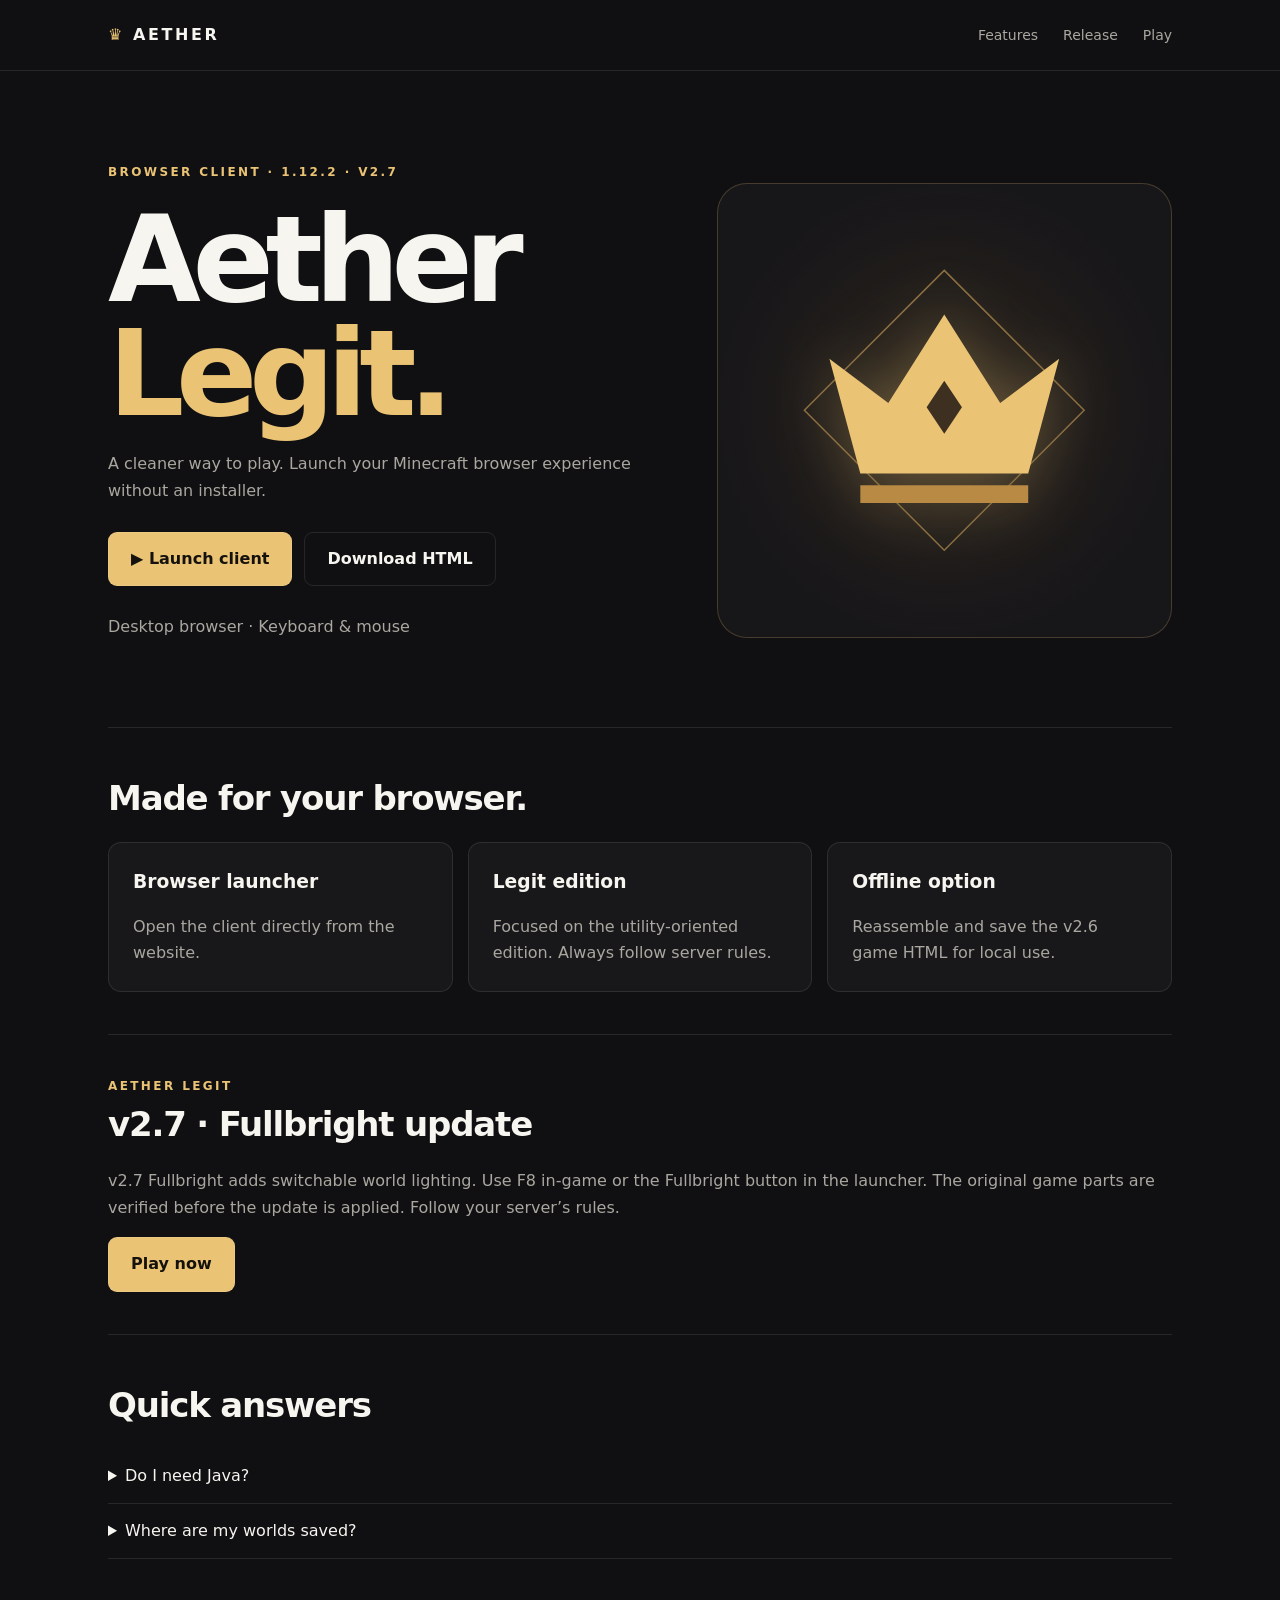
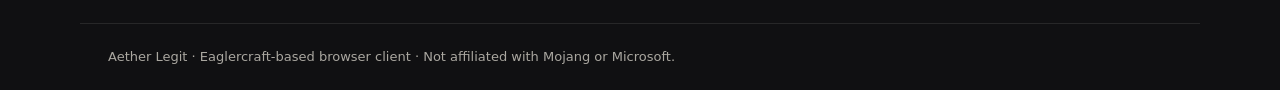
<file: index.html>
<!doctype html>
<html lang="en"><head><meta charset="utf-8"><meta name="viewport" content="width=device-width,initial-scale=1"><title>Aether Legit — Browser Client</title><meta name="description" content="Aether Legit browser launcher for Minecraft 1.12.2."><style>
:root{color-scheme:dark;--gold:#eac375;--muted:#aaa7a0;--line:#ffffff18}*{box-sizing:border-box}body{margin:0;background:#101012;color:#f7f5ef;font:16px/1.65 system-ui,sans-serif}a{color:inherit;text-decoration:none}header{border-bottom:1px solid var(--line)}nav,main,footer{max-width:1120px;margin:auto;padding:22px 28px}nav{display:flex;align-items:center;gap:25px;flex-wrap:wrap}.brand{font-weight:900;letter-spacing:.16em;margin-right:auto}.gold{color:var(--gold)}nav a:not(.brand){font-size:14px;color:var(--muted)}.hero{min-height:540px;display:grid;grid-template-columns:1.25fr 1fr;align-items:center;gap:40px;padding:70px 0}.eyebrow{font-size:12px;letter-spacing:.2em;color:var(--gold);font-weight:700}h1{font-size:clamp(65px,10vw,120px);line-height:.95;letter-spacing:-.07em;margin:20px 0}h2{font-size:34px;letter-spacing:-.035em;margin:0 0 16px}p{color:var(--muted)}.actions{display:flex;flex-wrap:wrap;gap:12px;margin:28px 0}.btn{display:inline-block;padding:13px 22px;border:1px solid var(--line);border-radius:9px;font-weight:750;transition:transform .2s,background .2s}.btn:hover{transform:translateY(-3px);background:#ffffff12}.primary{background:var(--gold);color:#15120d}.primary:hover{background:#ffe0a0}.crest{aspect-ratio:1;border:1px solid #eac37538;border-radius:30px;display:grid;place-items:center;background:radial-gradient(ellipse,#56422255,transparent 72%),#171619;position:relative;overflow:hidden}.crest svg{width:65%;filter:drop-shadow(0 0 30px #eac37555);animation:float 5s ease-in-out infinite}@keyframes float{50%{transform:translateY(-10px)}}section.block{padding:42px 0;border-top:1px solid var(--line)}.grid{display:grid;grid-template-columns:repeat(3,1fr);gap:15px}.card{padding:24px;border:1px solid var(--line);background:#18181b;border-radius:13px}.card h3{margin:0}.card p{margin-bottom:0}footer{border-top:1px solid var(--line);color:var(--muted);font-size:13px}details{padding:14px 0;border-bottom:1px solid var(--line)}summary{cursor:pointer}@media(max-width:720px){.hero,.grid{grid-template-columns:1fr}.hero{padding:40px 0;min-height:auto}.crest{max-width:320px;width:100%;margin:auto}nav,main,footer{padding:18px}}@media(prefers-reduced-motion:reduce){*,*::before,*::after{animation:none!important;transition:none!important}}
</style></head><body><header><nav><a class="brand" href="./"><span class="gold">♛</span> AETHER</a><a href="#features">Features</a><a href="#release">Release</a><a href="play/legit/?v=27">Play</a></nav></header><main><section class="hero"><div><div class="eyebrow">BROWSER CLIENT · 1.12.2 · V2.7</div><h1>Aether<br><span class="gold">Legit.</span></h1><p>A cleaner way to play. Launch your Minecraft browser experience without an installer.</p><div class="actions"><a class="btn primary" href="play/legit/?v=27">▶ Launch client</a><a class="btn" href="game/aether-v26.html?download=1&amp;v=27">Download HTML</a></div><p>Desktop browser · Keyboard &amp; mouse</p></div><div class="crest" aria-hidden="true"><svg viewBox="0 0 200 200"><path d="M100 5 195 100 100 195 5 100Z" fill="none" stroke="#8c7043"/><path d="M22 65 62 95 100 35 138 95 178 65 157 143H43Z" fill="#eac375"/><path d="M43 151H157V163H43Z" fill="#b88a43"/><path d="M100 80 112 98 100 116 88 98Z" fill="#3e3020"/></svg></div></section><section class="block" id="features"><h2>Made for your browser.</h2><div class="grid"><article class="card"><h3>Browser launcher</h3><p>Open the client directly from the website.</p></article><article class="card"><h3>Legit edition</h3><p>Focused on the utility-oriented edition. Always follow server rules.</p></article><article class="card"><h3>Offline option</h3><p>Reassemble and save the v2.6 game HTML for local use.</p></article></div></section><section class="block" id="release"><div class="eyebrow">AETHER LEGIT</div><h2>v2.7 · Fullbright update</h2><p>v2.7 Fullbright adds switchable world lighting. Use F8 in-game or the Fullbright button in the launcher. The original game parts are verified before the update is applied. Follow your server’s rules.</p><a class="btn primary" href="play/legit/?v=27">Play now</a></section><section class="block"><h2>Quick answers</h2><details><summary>Do I need Java?</summary><p>No desktop Java installation is needed for the browser client.</p></details><details><summary>Where are my worlds saved?</summary><p>Browser storage depends on your browser and origin. Back up important worlds before clearing site data.</p></details></section></main><footer>Aether Legit · Eaglercraft-based browser client · Not affiliated with Mojang or Microsoft.</footer></body></html>
</file>
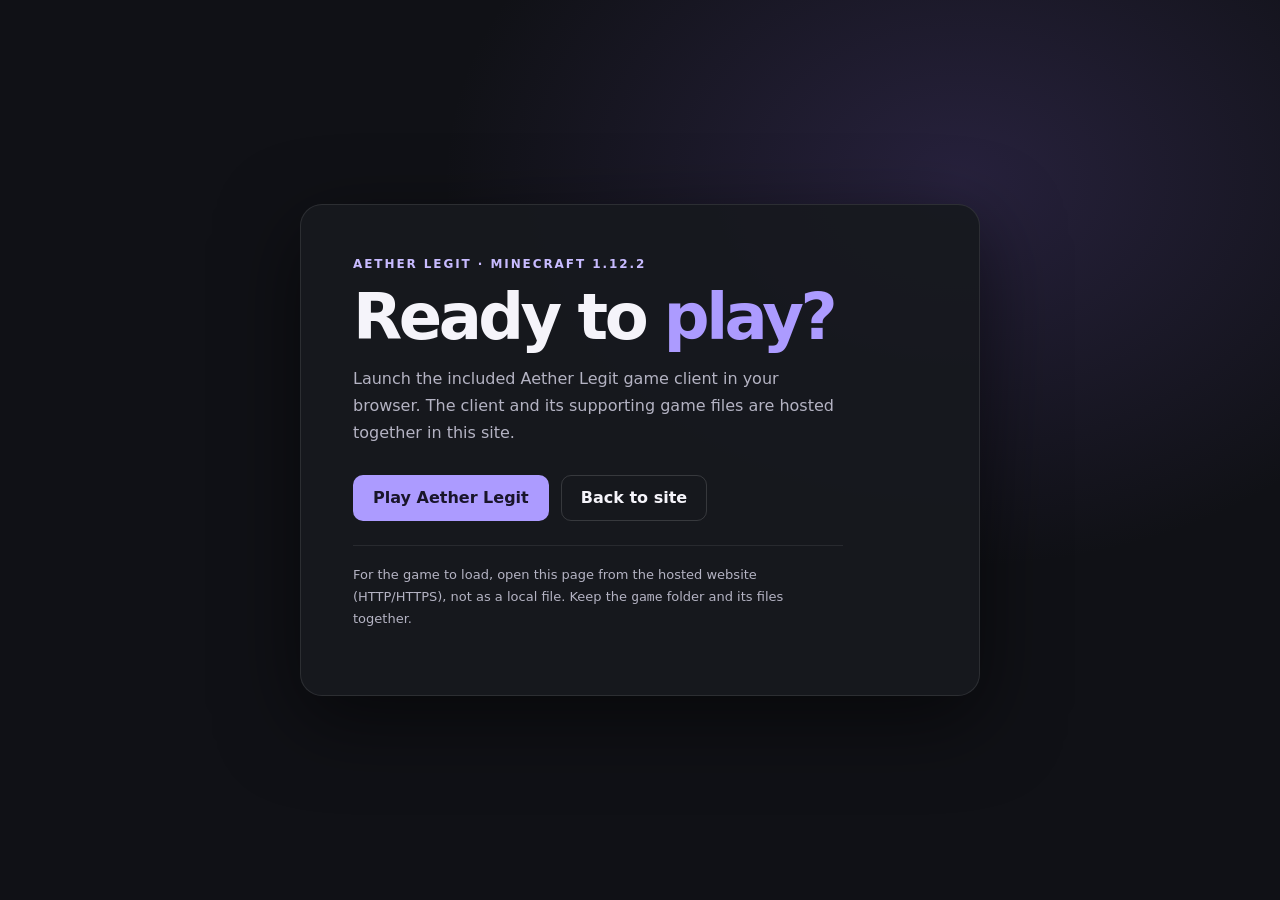
<file: aether-legit/index.html>
<!doctype html>
<html lang="en">
<head>
  <meta charset="utf-8">
  <meta name="viewport" content="width=device-width, initial-scale=1">
  <meta name="theme-color" content="#101116">
  <meta name="description" content="Launch the Aether Legit browser client.">
  <title>Aether Legit — Launcher</title>
  <style>
    :root { color-scheme: dark; font-family: system-ui, -apple-system, "Segoe UI", sans-serif; background: #101116; color: #f5f4fa; }
    * { box-sizing: border-box; }
    body { min-height: 100vh; margin: 0; display: grid; place-items: center; padding: 24px; background: radial-gradient(ellipse at 75% 20%, #55428a55, transparent 38%), #101116; }
    main { width: min(100%, 680px); padding: clamp(24px, 6vw, 52px); border: 1px solid #ffffff18; border-radius: 22px; background: #17191fee; box-shadow: 0 24px 80px #0008; }
    .eyebrow { color: #c8bbff; font-size: 12px; font-weight: 700; letter-spacing: .16em; text-transform: uppercase; }
    h1 { margin: 14px 0 10px; font-size: clamp(38px, 8vw, 64px); letter-spacing: -.055em; line-height: 1; }
    h1 span { color: #ac9bff; }
    p { max-width: 490px; color: #b4b3c3; line-height: 1.7; }
    .actions { display: flex; flex-wrap: wrap; gap: 12px; margin-top: 28px; }
    a { display: inline-flex; min-height: 46px; align-items: center; justify-content: center; padding: 0 19px; border: 1px solid #ffffff24; border-radius: 10px; color: #f5f4fa; font-weight: 700; text-decoration: none; }
    a.primary { border-color: transparent; background: #ac9bff; color: #19152a; }
    a:hover { filter: brightness(1.1); }
    a:focus-visible { outline: 2px solid #c8bbff; outline-offset: 3px; }
    .note { margin-top: 24px; padding-top: 18px; border-top: 1px solid #ffffff14; font-size: 13px; }
  </style>
</head>
<body>
  <main>
    <div class="eyebrow">Aether Legit · Minecraft 1.12.2</div>
    <h1>Ready to <span>play?</span></h1>
    <p>Launch the included Aether Legit game client in your browser. The client and its supporting game files are hosted together in this site.</p>
    <div class="actions">
      <a class="primary" href="../game/aether-legit.html">Play Aether Legit</a>
      <a href="../">Back to site</a>
    </div>
    <p class="note">For the game to load, open this page from the hosted website (HTTP/HTTPS), not as a local file. Keep the <code>game</code> folder and its files together.</p>
  </main>
</body>
</html>
</file>
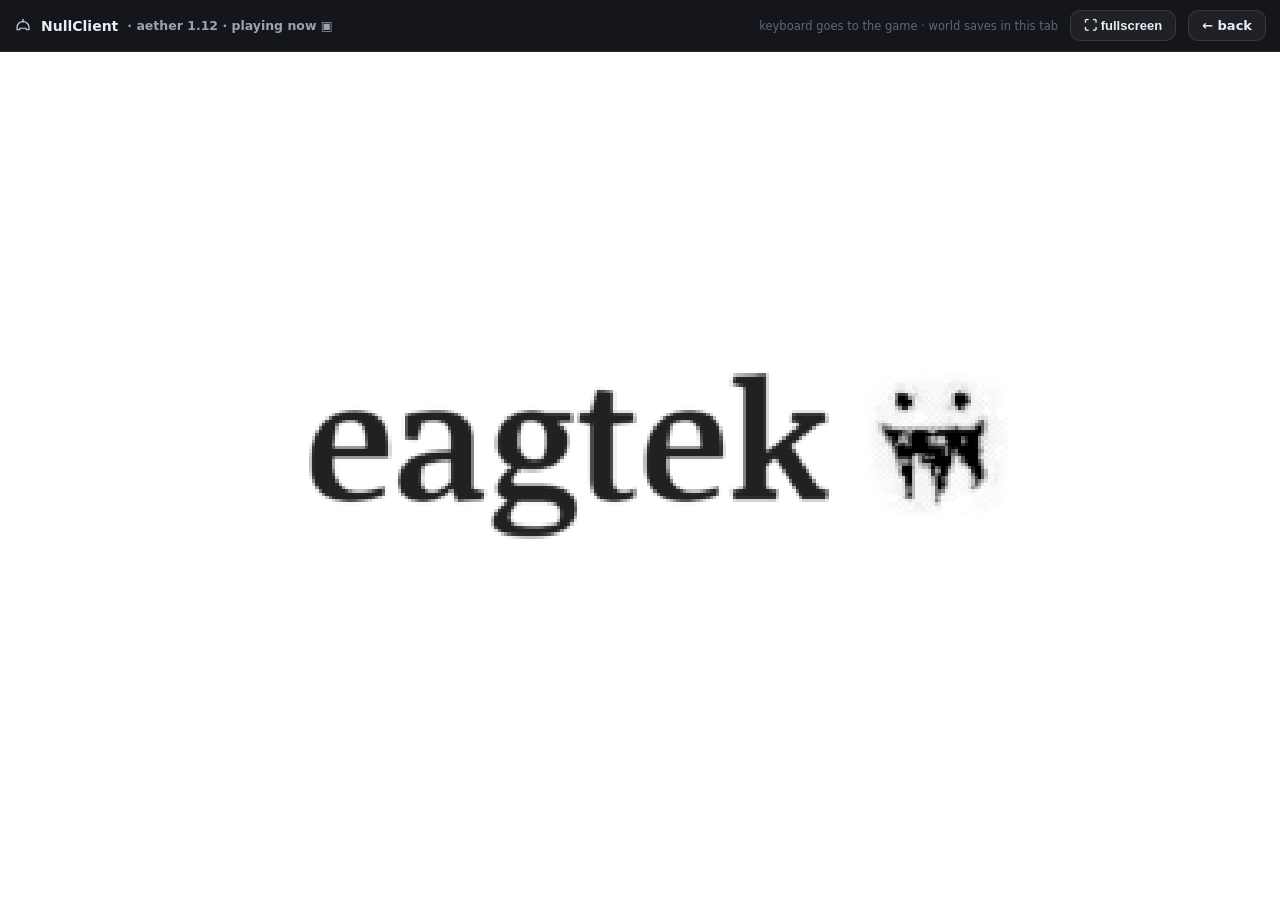
<file: play/index.html>
<!DOCTYPE html>
<html lang="en" data-theme="steel">
<head>
<meta charset="utf-8">
<meta name="viewport" content="width=device-width, initial-scale=1">
<title>NullClient — playing now</title>
<link rel="icon" href="data:image/svg+xml,%3Csvg xmlns='http://www.w3.org/2000/svg' viewBox='0 0 100 100'%3E%3Ctext y='1em' font-size='90'%3E%E2%96%A3%3C/text%3E%3C/svg%3E">
<link rel="stylesheet" href="../css/themes.css">
<style>
	* { margin: 0; padding: 0; box-sizing: border-box; }
	body { font-family: "Segoe UI", system-ui, -apple-system, Roboto, sans-serif; height: 100vh; display: flex; flex-direction: column; overflow: hidden;
		background: var(--bg); color: var(--text); }
	.topbar {
		display: flex; align-items: center; gap: 12px;
		padding: 10px 14px;
		background: var(--panel);
		border-bottom: 1px solid var(--panel-border);
		box-shadow: var(--panel-shadow);
	}
	.topbar .who { display: flex; align-items: center; gap: 9px; font-weight: 650; font-size: 14px; }
	.topbar .chip { color: var(--text-dim); font-size: 12.5px; }
	.spacer { flex: 1; }
	.tbtn {
		border: 1px solid var(--panel-border); background: var(--chip-bg); color: var(--text);
		padding: 7px 13px; border-radius: 10px; font-size: 13px; cursor: pointer; text-decoration: none; font-weight: 600;
		transition: filter .15s ease, transform .15s ease;
	}
	.tbtn:hover { filter: brightness(1.08); transform: translateY(-1px); }
	.tbtn.primary { background: var(--btn-primary-bg); color: var(--btn-primary-text); border-color: transparent; }
	iframe { flex: 1; border: 0; width: 100%; background: #000; }
	.hint { color: var(--text-faint); font-size: 11.5px; }
	iframe:fullscreen { border-radius: 0; }
</style>
<script src="../js/theme.js" defer></script>
</head>
<body>

<div class="topbar">
	<div class="who">
		<svg width="18" height="18" viewBox="0 0 24 24" fill="none" stroke="var(--accent)" stroke-width="1.6" stroke-linejoin="round">
			<path d="M4 14a8 8 0 0 1 16 0v3h-3.4l-.6-2H8l-.6 2H4z"/>
			<path d="M12 3v4" stroke-linecap="round"/>
		</svg>
		NullClient <span class="chip">· aether 1.12 · playing now ▣</span>
	</div>
	<span class="spacer"></span>
	<span class="hint">keyboard goes to the game · world saves in this tab</span>
	<button class="tbtn" id="fs">⛶ fullscreen</button>
	<a class="tbtn" href="../">← back</a>
</div>

<iframe id="game" src="../game/aether.html" title="NullClient — Aether 1.12" allow="fullscreen; gamepad; autoplay" allowfullscreen></iframe>

<script>
	var frame = document.getElementById("game");
	document.getElementById("fs").addEventListener("click", function () {
		if (document.fullscreenElement) {
			document.exitFullscreen();
		} else if (frame.requestFullscreen) {
			frame.requestFullscreen();
		}
	});

	/* keyboard routing: the game lives in an iframe, so every key only
	   reaches it while THAT iframe holds browser focus - a fresh page load
	   leaves focus on the wrapper instead, which is why keys "did nothing"
	   (worst on the first-run username screen, where you must type).
	   Focus the game the moment it loads and hand focus back after every
	   event that would steal it: wrapper clicks, tab switches, fullscreen. */
	function focusGame() {
		try { frame.contentWindow.focus(); } catch (e) { /* not loaded yet */ }
	}
	frame.addEventListener("load", function () {
		focusGame();
		setTimeout(focusGame, 80);
		setTimeout(focusGame, 700); // late game boot re-steals nothing anyway
	});
	document.addEventListener("click", function (e) {
		// let links (the back button) navigate; everything else returns focus
		if (e.target.closest && e.target.closest("a")) { return; }
		setTimeout(focusGame, 0);
	}, true);
	window.addEventListener("focus", function () { setTimeout(focusGame, 0); });
	document.addEventListener("fullscreenchange", function () { setTimeout(focusGame, 120); });

	/* belt + suspenders: if a key STILL lands on the wrapper instead of the
	   game frame (some browsers handle programmatic iframe focus their own
	   way), forward it into the game by hand. The browser delivers each
	   key event to exactly one frame, so this only fires when the game did
	   NOT already get the key - never a double input. */
	function forwardKey(e, type) {
		var win = null;
		try { win = frame.contentWindow; } catch (err) { return; }
		if (!win) { return; }
		var evt;
		try {
			evt = new KeyboardEvent(type, {
				key: e.key || "", code: e.code || "",
				location: e.location || 0, repeat: !!e.repeat,
				ctrlKey: e.ctrlKey, shiftKey: e.shiftKey,
				altKey: e.altKey, metaKey: e.metaKey,
				bubbles: false, cancelable: true
			});
		} catch (err2) { return; }
		try {
			// engines that zero keyCode/which on synthesized events get the
			// real values shadowed on top
			Object.defineProperty(evt, "keyCode", { get: function () { return e.keyCode; } });
			Object.defineProperty(evt, "which", { get: function () { return e.which; } });
		} catch (err3) { /* keep the event as-is */ }
		try { win.dispatchEvent(evt); } catch (err4) { /* game not ready */ }
		if (!e.ctrlKey && !e.metaKey && !e.altKey) {
			e.preventDefault(); // keep the wrapper page from scrolling/jumping
		}
	}
	document.addEventListener("keydown", function (e) { forwardKey(e, "keydown"); });
	document.addEventListener("keyup", function (e) { forwardKey(e, "keyup"); });
</script>

</body>
</html>
</file>
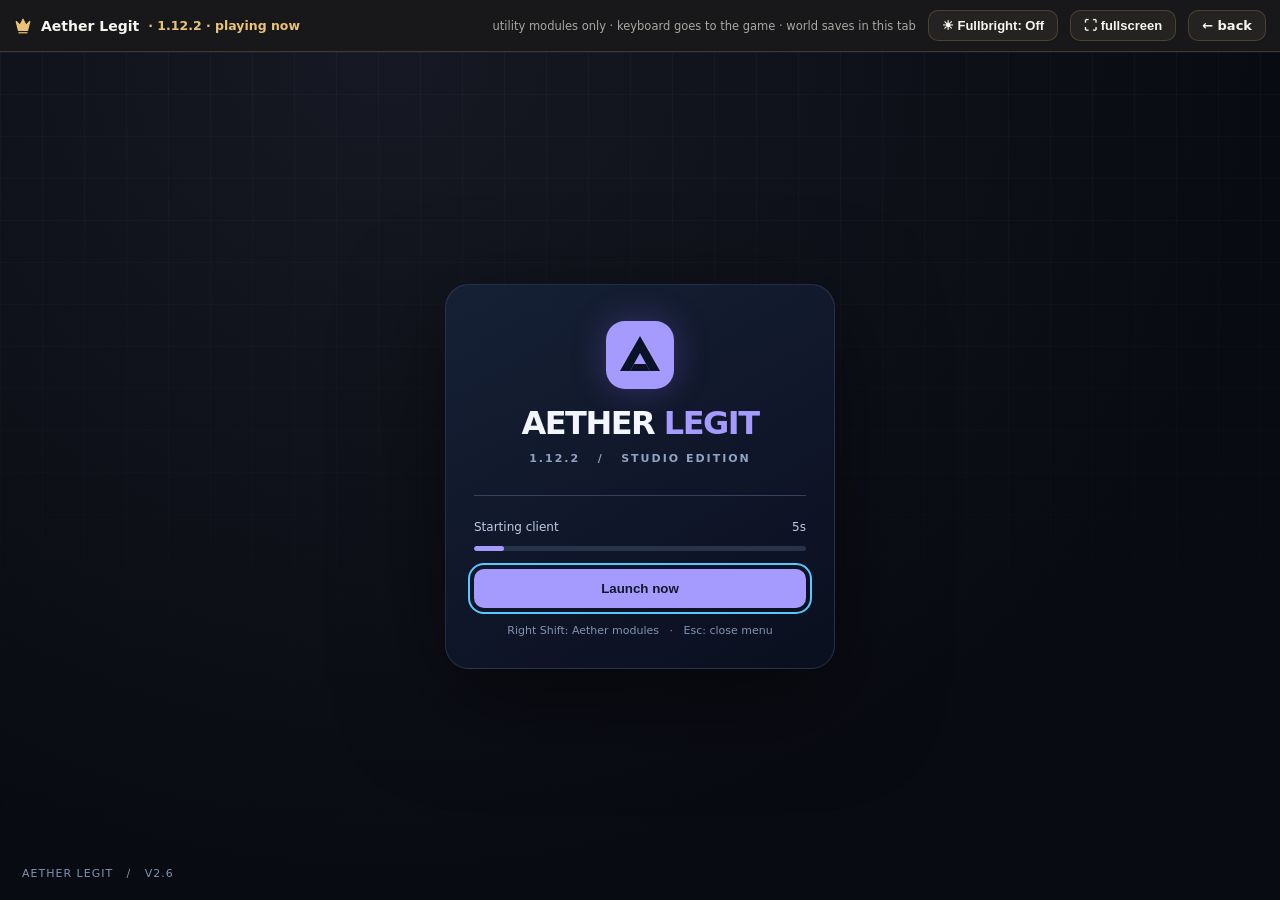
<file: play/legit/index.html>
<!DOCTYPE html>
<html lang="en" data-theme="gold">
<head>
<meta charset="utf-8">
<meta name="viewport" content="width=device-width, initial-scale=1">
<title>Aether Legit — playing now (legit)</title>
<link rel="icon" href="data:image/svg+xml,%3Csvg xmlns='http://www.w3.org/2000/svg' viewBox='0 0 100 100'%3E%3Ctext y='1em' font-size='90'%3E%E2%96%A3%3C/text%3E%3C/svg%3e">

<style>
:root{color-scheme:dark;--bg:#101012;--text:#f7f5ef;--panel:#18181b;--panel-border:#eac37530;--panel-shadow:none;--text-dim:#eac375;--text-faint:#aaa7a0;--chip-bg:#252321;--accent:#eac375;--btn-primary-bg:#eac375;--btn-primary-text:#15120d} .topbar{flex-wrap:wrap}
	* { margin: 0; padding: 0; box-sizing: border-box; }
	body { font-family: "Segoe UI", system-ui, -apple-system, Roboto, sans-serif; height: 100vh; display: flex; flex-direction: column; overflow: hidden;
		background: var(--bg); color: var(--text); }
	.topbar {
		display: flex; align-items: center; gap: 12px;
		padding: 10px 14px;
		background: var(--panel);
		border-bottom: 1px solid var(--panel-border);
		box-shadow: var(--panel-shadow);
	}
	.topbar .who { display: flex; align-items: center; gap: 9px; font-weight: 650; font-size: 14px; }
	.topbar .chip { color: var(--text-dim); font-size: 12.5px; }
	.spacer { flex: 1; }
	.tbtn {
		border: 1px solid var(--panel-border); background: var(--chip-bg); color: var(--text);
		padding: 7px 13px; border-radius: 10px; font-size: 13px; cursor: pointer; text-decoration: none; font-weight: 600;
		transition: filter .15s ease, transform .15s ease;
	}
	.tbtn:hover { filter: brightness(1.08); transform: translateY(-1px); }
	.tbtn.primary { background: var(--btn-primary-bg); color: var(--btn-primary-text); border-color: transparent; }
	iframe { flex: 1; border: 0; width: 100%; background: #000; }
	.hint { color: var(--text-faint); font-size: 11.5px; }
	iframe:fullscreen { border-radius: 0; }
</style>

</head>
<body>

<div class="topbar">
	<div class="who">
		<svg width="18" height="18" viewBox="0 0 24 24" fill="none" stroke="var(--accent)" stroke-width="1.6" stroke-linejoin="round">
			<path d="M3 6l5 5 4-8 4 8 5-5-3 12H6z" fill="var(--accent)"/>
			<path d="M6 21h12"/>
		</svg>
		Aether Legit <span class="chip">· 1.12.2 · playing now</span>
	</div>
	<span class="spacer"></span>
	<span class="hint">utility modules only · keyboard goes to the game · world saves in this tab</span>
	<button class="tbtn" id="bright" aria-pressed="false">☀ Fullbright: Off</button><button class="tbtn" id="fs">⛶ fullscreen</button>
	
	<a class="tbtn" href="../../">← back</a>
</div>

<iframe id="game" src="../../game/aether-v26.html?v=27" title="Aether Legit — Aether 1.12 Legit" allow="fullscreen; gamepad; autoplay" allowfullscreen></iframe>

<script>
	var frame = document.getElementById("game");
var bright=document.getElementById("bright");
function syncBright(){try{var on=frame.contentWindow.aetherFullbright===true;bright.textContent="☀ Fullbright: "+(on?"On":"Off");bright.setAttribute("aria-pressed",String(on));bright.classList.toggle("primary",on)}catch(e){}}
bright.addEventListener("click",function(){try{if(typeof frame.contentWindow.aetherSetFullbright!=="function"){alert("Fullbright is available after v2.7 finishes loading.");return;}frame.contentWindow.aetherSetFullbright(!frame.contentWindow.aetherFullbright);syncBright();}catch(e){alert("Fullbright is not available in this game build.");}});
setInterval(syncBright,500);

	document.getElementById("fs").addEventListener("click", function () {
		if (document.fullscreenElement) {
			document.exitFullscreen();
		} else if (frame.requestFullscreen) {
			frame.requestFullscreen();
		}
	});

	function focusGame() {
		try { frame.contentWindow.focus(); } catch (e) { /* not loaded yet */ }
	}
	frame.addEventListener("load", function () {
		focusGame();
		setTimeout(focusGame, 80);
		setTimeout(focusGame, 700);
	});
	document.addEventListener("click", function (e) {
		if (e.target.closest && e.target.closest("a")) { return; }
		setTimeout(focusGame, 0);
	}, true);
	window.addEventListener("focus", function () { setTimeout(focusGame, 0); });
	document.addEventListener("fullscreenchange", function () { setTimeout(focusGame, 120); });

	function forwardKey(e, type) {
		var win = null;
		try { win = frame.contentWindow; } catch (err) { return; }
		if (!win) { return; }
		var evt;
		try {
			evt = new KeyboardEvent(type, {
				key: e.key || "", code: e.code || "",
				location: e.location || 0, repeat: !!e.repeat,
				ctrlKey: e.ctrlKey, shiftKey: e.shiftKey,
				altKey: e.altKey, metaKey: e.metaKey,
				bubbles: false, cancelable: true
			});
		} catch (err2) { return; }
		try {
			Object.defineProperty(evt, "keyCode", { get: function () { return e.keyCode; } });
			Object.defineProperty(evt, "which", { get: function () { return e.which; } });
		} catch (err3) { /* keep the event as-is */ }
		try { win.dispatchEvent(evt); } catch (err4) { /* game not ready */ }
		if (!e.ctrlKey && !e.metaKey && !e.altKey) {
			e.preventDefault();
		}
	}
	document.addEventListener("keydown", function (e) { forwardKey(e, "keydown"); });
	document.addEventListener("keyup", function (e) { forwardKey(e, "keyup"); });
</script>

</body>
</html>
</file>
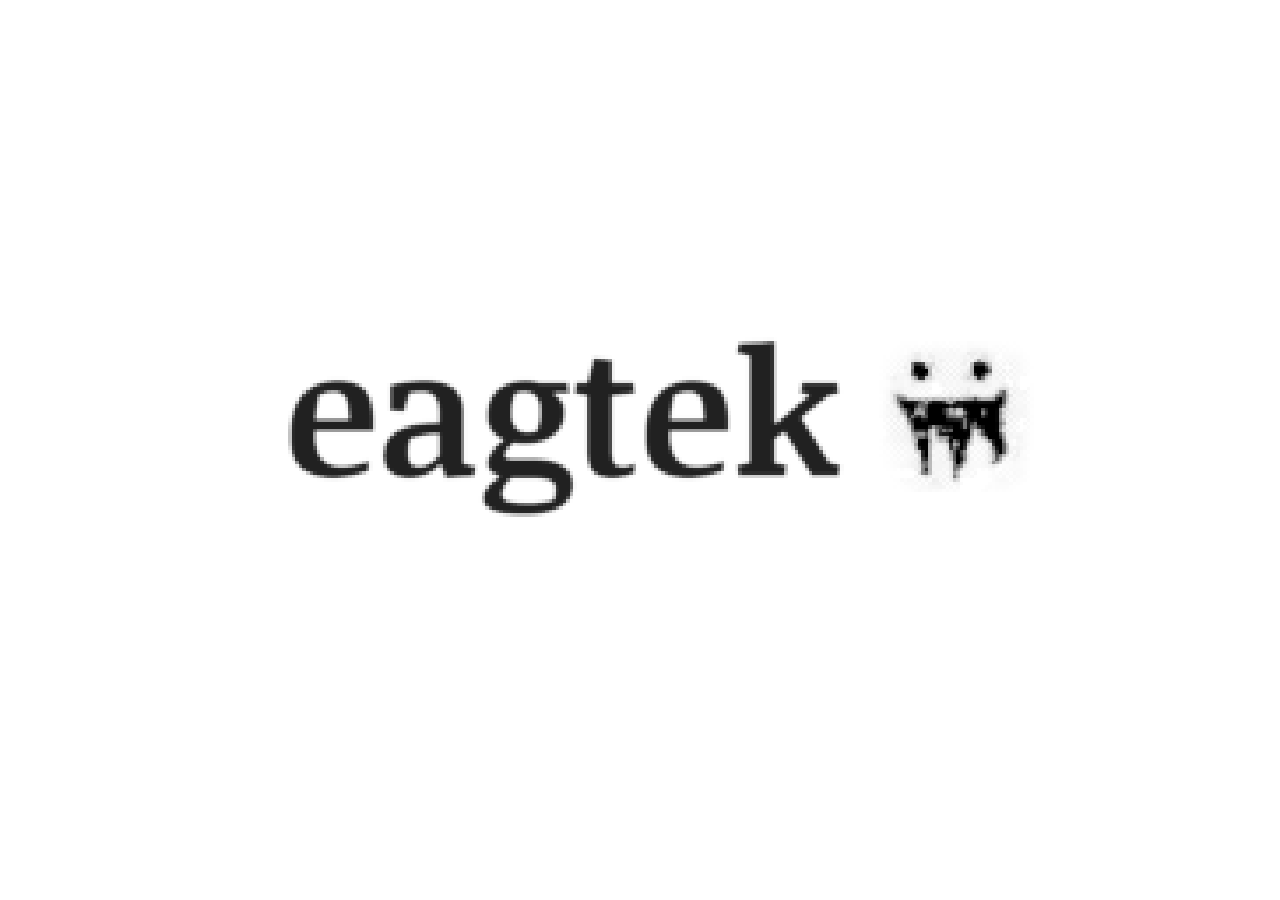
<file: game/aether-legit.html>
<!DOCTYPE html>
<html lang="und" style="width:100%;height:100%;background-color:black;">
	<head>
		<meta charset="UTF-8">
		<meta name="viewport" content="width=device-width, initial-scale=1.0, minimum-scale=1.0, maximum-scale=1.0">
		<meta name="description" content="NullClient Legit — Aether 1.12.2, utility modules only">
		<meta name="keywords" content="eaglercraft, eaglercraftx, minecraft, 1.12, 1.12.2, legit">
		<title>NullClient — Legit 1.12.2</title>
		<meta property="og:locale" content="en-US">
		<meta property="og:type" content="website">
		<meta property="og:title" content="NullClient — Legit 1.12.2">
		<meta property="og:description" content="NullClient legit build — utility modules only, no combat cheats">
		<link type="image/png" rel="shortcut icon" href="favicon.png">
		<script type="text/javascript" src="classes.js"></script>
		<script type="text/javascript">
			"use strict";
			window.addEventListener("load", function() {
				if(window.location.href.indexOf("file:") === 0) {
					alert("HTTP please, do not open this file locally, run a local HTTP server and load it via HTTP");
				}else {
					window.eaglercraftXOpts = {
						demoMode: false,
						container: "game_frame",
						assetsURI: "assets.epk",
						localesURI: "lang/",
						worldsDB: "worlds",
						logInvalidCerts: true,
						crashOnUncaughtExceptions: true,
						legitMode: true
					};
					main();
				}
			});
		</script>
	</head>
	<body style="margin:0px;width:100%;height:100%;overflow:hidden;background-color:black;" id="game_frame">
	</body>
</html>
</file>
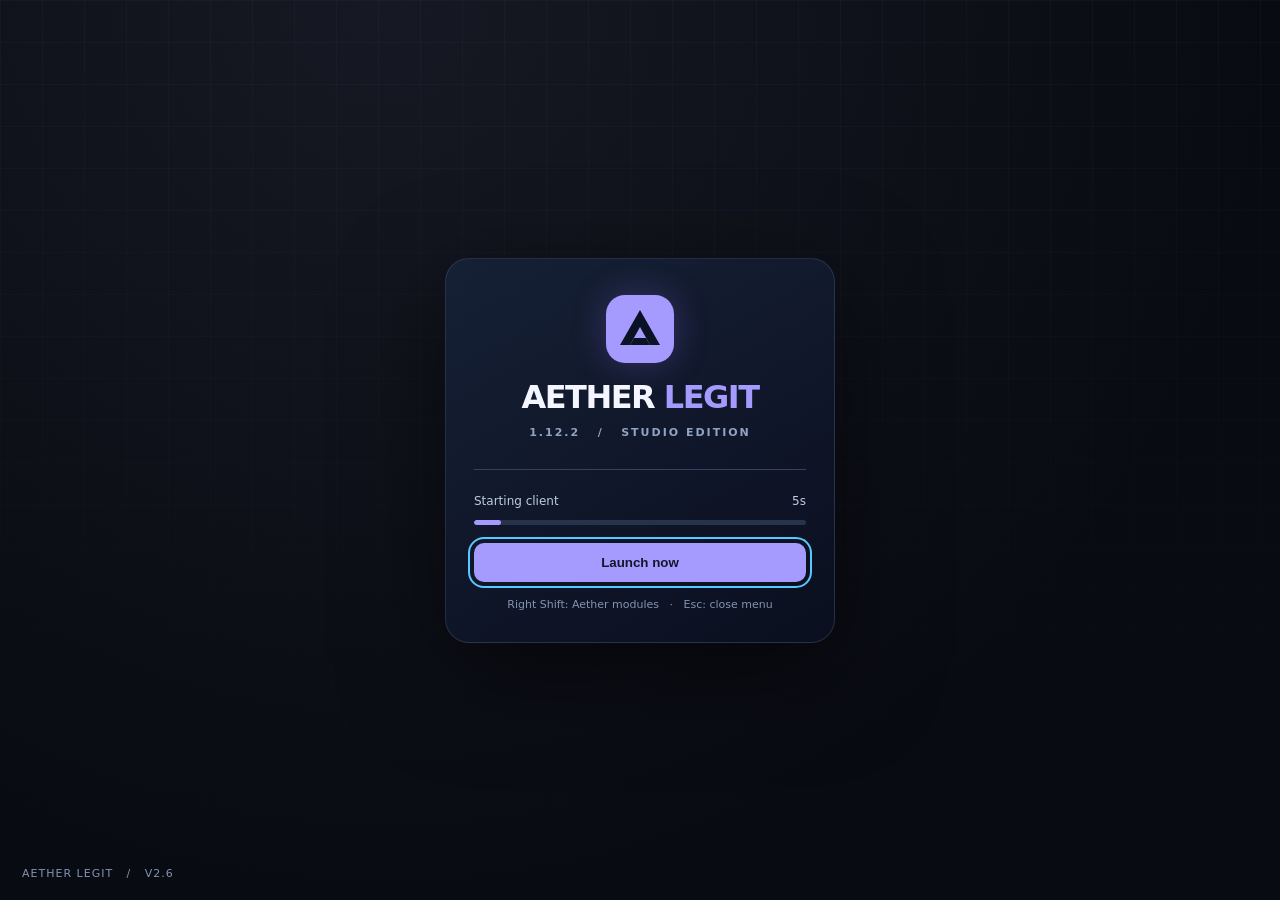
<file: game/aether-v26.html>
<!doctype html><html lang="en"><head><meta charset="utf-8"><meta name="viewport" content="width=device-width,initial-scale=1"><title>Aether Legit v2.7</title><style>body{background:#101012;color:#f5f0e6;font:16px system-ui;display:grid;place-items:center;min-height:100vh;margin:0}main{text-align:center;padding:24px;max-width:500px}h1,a{color:#eac375}progress{width:100%;accent-color:#eac375}button{padding:12px 20px;background:#eac375;color:#15120d;border:0;border-radius:8px;font-weight:700;cursor:pointer}</style></head><body><main><h1>♛ Aether Legit</h1><p id="status" role="status">Loading v2.7 Builders…</p><progress id="progress" max="2" value="0"></progress><p><a href="aether-legit.html">Open previous build</a> · <a href="../">Home</a></p><button id="save" hidden>Save offline HTML</button></main><script>
(async()=>{const status=document.getElementById('status'),progress=document.getElementById('progress'),save=document.getElementById('save');try{let count=0;const sizes=[17404877,17404878];const parts=await Promise.all(sizes.map(async(size,i)=>{const r=await fetch('aether-v26-part'+(i+1)+'.bin',{cache:'no-cache'});if(!r.ok)throw Error('Missing game part '+(i+1));const b=await r.arrayBuffer();if(b.byteLength!==size)throw Error('Incorrect size for part '+(i+1));progress.value=++count;return b}));const bytes=new Uint8Array(34809755);bytes.set(new Uint8Array(parts[0]));bytes.set(new Uint8Array(parts[1]),sizes[0]);const digest=Array.from(new Uint8Array(await crypto.subtle.digest('SHA-256',bytes)),v=>v.toString(16).padStart(2,'0')).join('');if(digest!=='e228695a3994b6042097577e43f11c586b53b25248d20f64e53ef03094142897')throw Error('Game checksum mismatch');let html=new TextDecoder('utf-8',{fatal:true}).decode(bytes);const marker='a.cUd.data[f]=(-16777216)|h|t<<8|y<<16;',refresh='case 0:if(a.ceG){c=a.bz.r;if(c!==null){d=1.0;';if(html.split(marker).length!==3||html.split(refresh).length!==2)throw Error('Unsupported renderer');html=html.replaceAll(marker,'a.cUd.data[f]=$rt_globals.aetherFullbright===true?-1:((-16777216)|h|t<<8|y<<16);').replace(refresh,'case 0:if(a.aetherLastBright!==$rt_globals.aetherFullbright){a.aetherLastBright=$rt_globals.aetherFullbright;a.ceG=1;}if(a.ceG){c=a.bz.r;if(c!==null){d=1.0;');const init='<script>(function(){try{window.aetherFullbright=localStorage.getItem("aetherFullbright")==="1"}catch(e){window.aetherFullbright=false}window.aetherSetFullbright=function(v){window.aetherFullbright=!!v;try{localStorage.setItem("aetherFullbright",v?"1":"0")}catch(e){};return window.aetherFullbright};window.addEventListener("keydown",function(e){if(e.code==="F8"&&!e.repeat){e.preventDefault();window.aetherSetFullbright(!window.aetherFullbright)}},true)})();<'+ '/script>';html=html.replace('<head>','<head>'+init);const blob=new Blob([html],{type:'text/html;charset=utf-8'});if(new URLSearchParams(location.search).has('download')){status.textContent='Verified — ready to save.';save.hidden=false;save.onclick=()=>{const url=URL.createObjectURL(blob),a=document.createElement('a');a.href=url;a.download='Aether_Legit_1.12.2_v2.7_Fullbright.html';a.click();setTimeout(()=>URL.revokeObjectURL(url),60000)};return}document.open();document.write(html);document.close()}catch(e){status.textContent='v2.7 unavailable: '+e.message+'. Upload both game parts or open the previous build.';progress.hidden=true}})();</script></body></html>
</file>
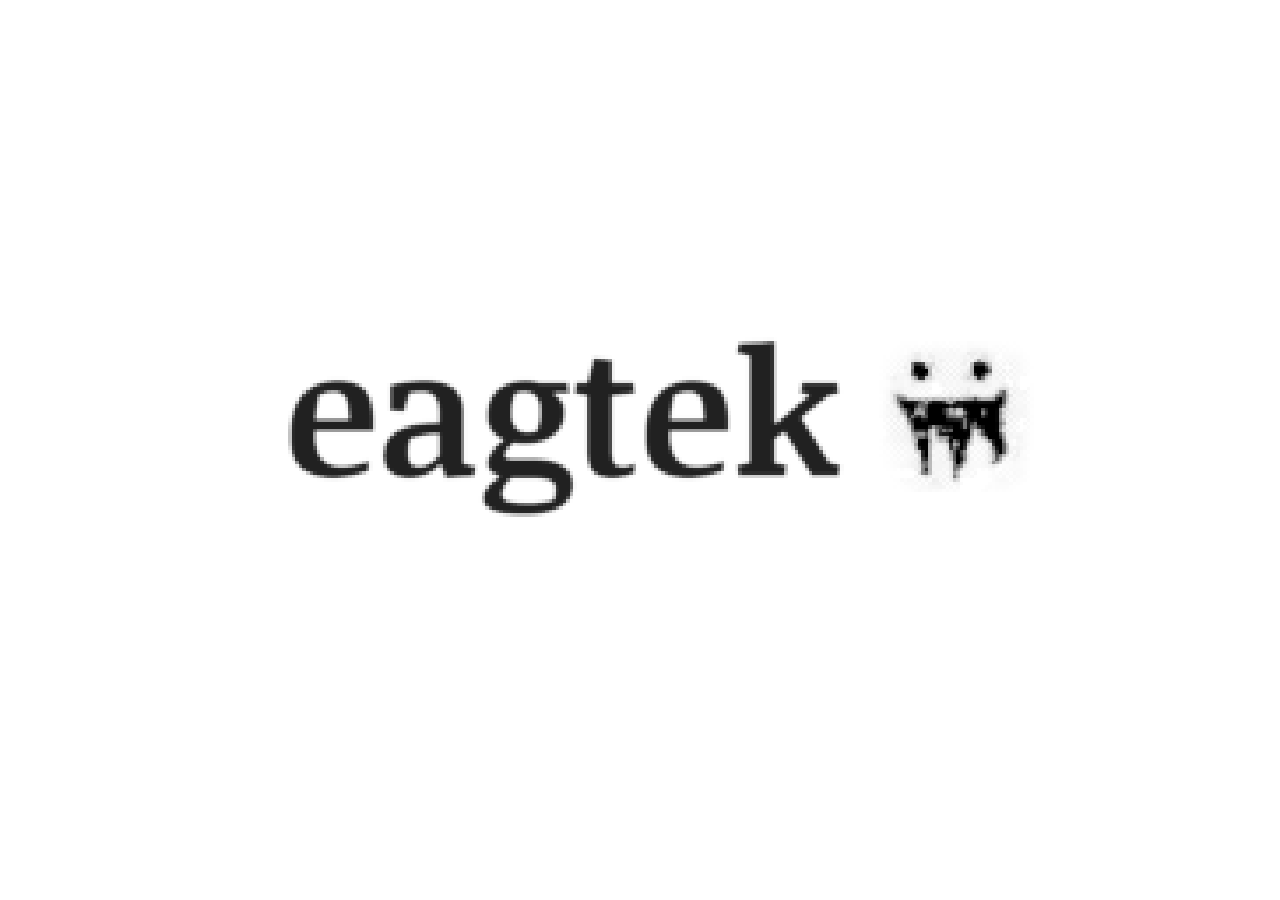
<file: game/aether.html>
﻿<!DOCTYPE html>
<html lang="und" style="width:100%;height:100%;background-color:black;">
	<head>
		<meta charset="UTF-8">
		<meta name="viewport" content="width=device-width, initial-scale=1.0, minimum-scale=1.0, maximum-scale=1.0">
		<meta name="description" content="Aether client for Eaglercraft 1.12.2">
		<meta name="keywords" content="eaglercraft, eaglercraftx, minecraft, 1.12, 1.12.2">
		<title>Aether 1.12.2</title>
		<meta property="og:locale" content="en-US">
		<meta property="og:type" content="website">
		<meta property="og:title" content="Aether 1.12.2">
		<meta property="og:description" content="Aether client for Eaglercraft 1.12.2">
		<link type="image/png" rel="shortcut icon" href="favicon.png">
		<script type="text/javascript" src="classes.js"></script>
		<script type="text/javascript">
			"use strict";
			window.addEventListener("load", function() {
				if(window.location.href.indexOf("file:") === 0) {
					alert("HTTP please, do not open this file locally, run a local HTTP server and load it via HTTP");
				}else {
					var relayId = Math.floor(Math.random() * 3);
					window.eaglercraftXOpts = {
						demoMode: false,
						container: "game_frame",
						assetsURI: "assets.epk",
						localesURI: "lang/",
						worldsDB: "worlds",
						logInvalidCerts: true,
						crashOnUncaughtExceptions: true
					};
					main();
				}
			});
		</script>
	</head>
	<body style="margin:0px;width:100%;height:100%;overflow:hidden;background-color:black;" id="game_frame">
	</body>
</html>
</file>
<file: css/themes.css>
/* NullClient launcher - theme palette.
   Set on <html> as data-theme="steel" (js/theme.js keeps any legacy key pointing here). */

/* ---------- ▣ theme: steel (dark glass, no gold) ---------- */
:root[data-theme="steel"] {
	--bg: #0b0d12;
	--bg-glow1: #151a22;
	--bg-glow2: #090a0e;
	--panel: rgba(255, 255, 255, 0.04);
	--panel-border: rgba(255, 255, 255, 0.1);
	--panel-shadow: 0 10px 30px rgba(0, 0, 0, 0.45);
	--text: #e8ecf4;
	--text-dim: #9aa3b4;
	--text-faint: #5f6675;
	--accent: #cbd3e1;
	--accent-strong: #eef2f9;
	--accent-soft: rgba(203, 211, 225, 0.09);
	--btn-primary-bg: linear-gradient(135deg, #eef2f9, #aab3c2);
	--btn-primary-text: #0c0e13;
	--btn-ghost-bg: rgba(255, 255, 255, 0.06);
	--btn-ghost-text: #dfe5ee;
	--chip-bg: rgba(255, 255, 255, 0.05);
	--rune: "▣";
}
</file>
